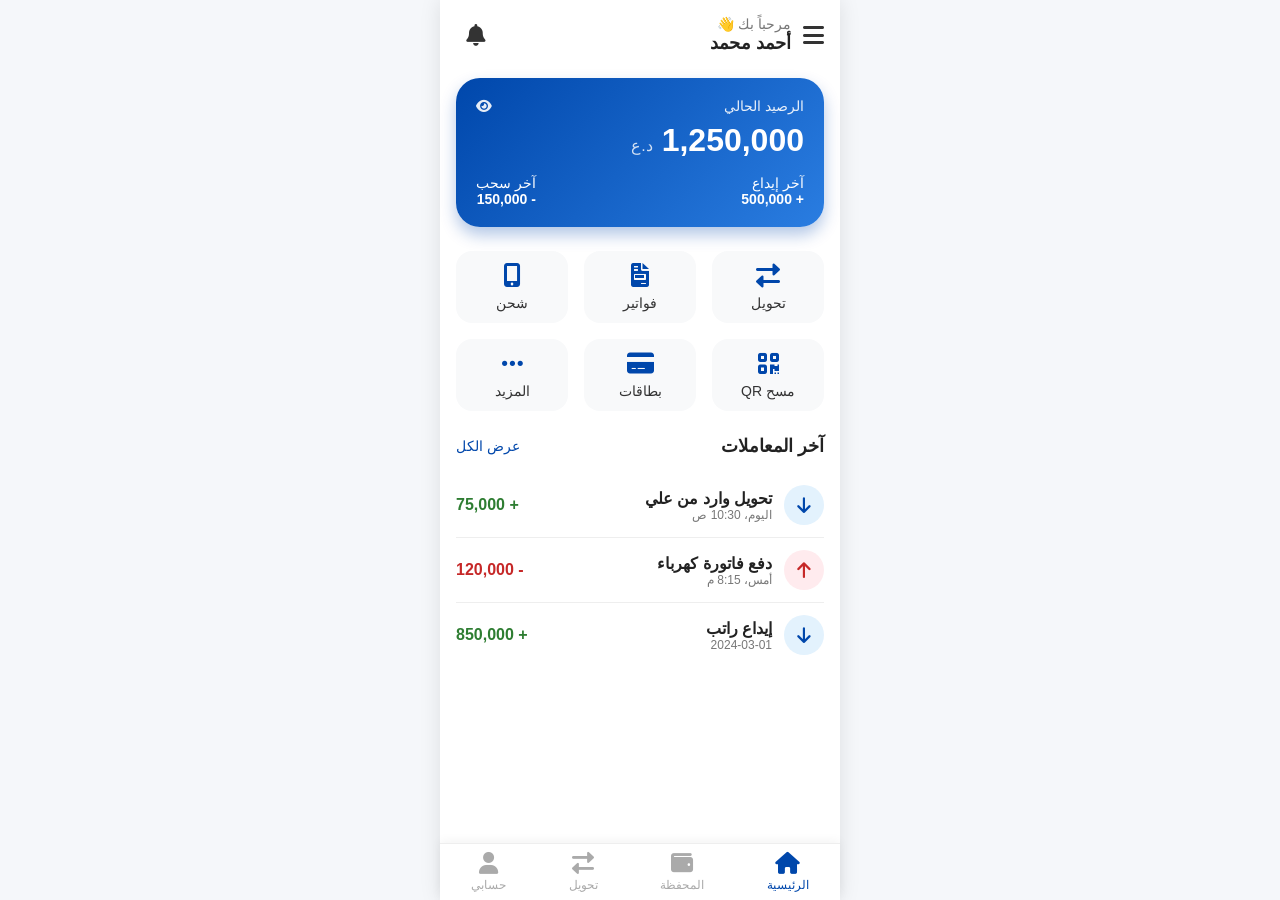
<file: admin.html>
<!DOCTYPE html>
<html lang="ar" dir="rtl">
<head>
    <meta charset="UTF-8">
    <meta name="viewport" content="width=device-width, initial-scale=1.0, maximum-scale=1.0, user-scalable=no">
    <title>سوبركي - الرئيسية</title>
    <link rel="stylesheet" href="css/style.css">
    <!-- أيقونات من Font Awesome (مجانية) -->
    <link rel="stylesheet" href="https://cdnjs.cloudflare.com/ajax/libs/font-awesome/6.0.0-beta3/css/all.min.css">
</head>
<body>
    <div class="app-container">
        <!-- الشريط العلوي -->
        <header class="header">
            <div class="user-info">
                <i class="fas fa-bars menu-icon"></i>
                <div>
                    <p class="welcome">مرحباً بك 👋</p>
                    <h3 class="user-name">أحمد محمد</h3>
                </div>
            </div>
            <div class="notifications">
                <i class="fas fa-bell"></i>
            </div>
        </header>

        <!-- بطاقة الرصيد -->
        <div class="balance-card">
            <div class="balance-header">
                <span>الرصيد الحالي</span>
                <i class="fas fa-eye"></i>
            </div>
            <div class="balance-amount">1,250,000 <span>د.ع</span></div>
            <div class="balance-footer">
                <div class="balance-item">
                    <span>آخر إيداع</span>
                    <strong>+ 500,000</strong>
                </div>
                <div class="balance-item">
                    <span>آخر سحب</span>
                    <strong>- 150,000</strong>
                </div>
            </div>
        </div>

        <!-- شبكة الخدمات السريعة -->
        <div class="services-grid">
            <div class="service-item" onclick="alert('تحويل الأموال - قيد التطوير')">
                <i class="fas fa-exchange-alt"></i>
                <span>تحويل</span>
            </div>
            <div class="service-item" onclick="alert('دفع الفواتير - قيد التطوير')">
                <i class="fas fa-file-invoice"></i>
                <span>فواتير</span>
            </div>
            <div class="service-item" onclick="alert('شحن رصيد - قيد التطوير')">
                <i class="fas fa-mobile-alt"></i>
                <span>شحن</span>
            </div>
            <div class="service-item" onclick="alert('مسح رمز QR - قيد التطوير')">
                <i class="fas fa-qrcode"></i>
                <span>مسح QR</span>
            </div>
            <div class="service-item" onclick="alert('بطاقات - قيد التطوير')">
                <i class="fas fa-credit-card"></i>
                <span>بطاقات</span>
            </div>
            <div class="service-item" onclick="alert('المزيد - قيد التطوير')">
                <i class="fas fa-ellipsis-h"></i>
                <span>المزيد</span>
            </div>
        </div>

        <!-- آخر المعاملات -->
        <div class="transactions">
            <div class="section-header">
                <h3>آخر المعاملات</h3>
                <a href="#">عرض الكل</a>
            </div>
            <ul class="transactions-list">
                <li class="transaction-item">
                    <i class="fas fa-arrow-down received"></i>
                    <div class="transaction-details">
                        <span class="transaction-name">تحويل وارد من علي</span>
                        <span class="transaction-date">اليوم، 10:30 ص</span>
                    </div>
                    <span class="transaction-amount positive">+ 75,000</span>
                </li>
                <li class="transaction-item">
                    <i class="fas fa-arrow-up sent"></i>
                    <div class="transaction-details">
                        <span class="transaction-name">دفع فاتورة كهرباء</span>
                        <span class="transaction-date">أمس، 8:15 م</span>
                    </div>
                    <span class="transaction-amount negative">- 120,000</span>
                </li>
                <li class="transaction-item">
                    <i class="fas fa-arrow-down received"></i>
                    <div class="transaction-details">
                        <span class="transaction-name">إيداع راتب</span>
                        <span class="transaction-date">2024-03-01</span>
                    </div>
                    <span class="transaction-amount positive">+ 850,000</span>
                </li>
            </ul>
        </div>

        <!-- القائمة السفلية -->
        <nav class="bottom-nav">
            <a href="index.html" class="nav-item active">
                <i class="fas fa-home"></i>
                <span>الرئيسية</span>
            </a>
            <a href="wallet.html" class="nav-item">
                <i class="fas fa-wallet"></i>
                <span>المحفظة</span>
            </a>
            <a href="transfer.html" class="nav-item">
                <i class="fas fa-exchange-alt"></i>
                <span>تحويل</span>
            </a>
            <a href="profile.html" class="nav-item">
                <i class="fas fa-user"></i>
                <span>حسابي</span>
            </a>
        </nav>
    </div>

    <script src="js/main.js"></script>
</body>
</html>
</file>
<file: css/style.css>
* {
    margin: 0;
    padding: 0;
    box-sizing: border-box;
    font-family: 'Segoe UI', Tahoma, Geneva, Verdana, sans-serif;
}
body {
    background-color: #f5f7fa;
    display: flex;
    justify-content: center;
    align-items: flex-start;
    min-height: 100vh;
    direction: rtl;
}
.app-container {
    max-width: 400px;
    width: 100%;
    background-color: #fff;
    min-height: 100vh;
    box-shadow: 0 0 20px rgba(0,0,0,0.1);
    padding: 16px;
    padding-bottom: 80px;
    position: relative;
}
.header {
    display: flex;
    justify-content: space-between;
    align-items: center;
    margin-bottom: 24px;
}
.user-info {
    display: flex;
    align-items: center;
    gap: 12px;
}
.menu-icon {
    font-size: 24px;
    color: #333;
    cursor: pointer;
}
.welcome {
    font-size: 14px;
    color: #777;
}
.user-name {
    font-size: 18px;
    color: #222;
}
.notifications i {
    font-size: 22px;
    color: #333;
    cursor: pointer;
    margin-left: 10px;
}
.balance-card {
    background: linear-gradient(135deg, #0047ab, #2a7de1);
    color: white;
    padding: 20px;
    border-radius: 24px;
    margin-bottom: 24px;
    box-shadow: 0 8px 16px rgba(0,71,171,0.3);
}
.balance-header {
    display: flex;
    justify-content: space-between;
    align-items: center;
    font-size: 14px;
    opacity: 0.9;
    margin-bottom: 8px;
}
.balance-amount {
    font-size: 32px;
    font-weight: bold;
    margin-bottom: 16px;
}
.balance-amount span {
    font-size: 16px;
    font-weight: normal;
    opacity: 0.8;
}
.balance-footer {
    display: flex;
    justify-content: space-between;
    font-size: 14px;
}
.balance-item {
    display: flex;
    flex-direction: column;
}
.services-grid {
    display: grid;
    grid-template-columns: repeat(3, 1fr);
    gap: 16px;
    margin-bottom: 24px;
}
.service-item {
    display: flex;
    flex-direction: column;
    align-items: center;
    gap: 8px;
    padding: 12px;
    background-color: #f8f9fa;
    border-radius: 16px;
    cursor: pointer;
    transition: 0.2s;
    text-decoration: none;
    color: #333;
}
.service-item:hover {
    background-color: #e9ecef;
}
.service-item i {
    font-size: 24px;
    color: #0047ab;
}
.service-item span {
    font-size: 14px;
}
.section-header {
    display: flex;
    justify-content: space-between;
    align-items: center;
    margin-bottom: 16px;
}
.section-header h3 {
    font-size: 18px;
    color: #222;
}
.section-header a {
    color: #0047ab;
    text-decoration: none;
    font-size: 14px;
}
.transactions-list {
    list-style: none;
}
.transaction-item {
    display: flex;
    align-items: center;
    padding: 12px 0;
    border-bottom: 1px solid #eee;
}
.transaction-item:last-child {
    border-bottom: none;
}
.transaction-item i {
    width: 40px;
    height: 40px;
    border-radius: 50%;
    display: flex;
    align-items: center;
    justify-content: center;
    margin-left: 12px;
    font-size: 18px;
}
.transaction-item .received {
    background-color: #e3f2fd;
    color: #0047ab;
}
.transaction-item .sent {
    background-color: #ffebee;
    color: #c62828;
}
.transaction-details {
    flex: 1;
    display: flex;
    flex-direction: column;
}
.transaction-name {
    font-weight: 600;
    color: #222;
}
.transaction-date {
    font-size: 12px;
    color: #777;
}
.transaction-amount {
    font-weight: 600;
    font-size: 16px;
}
.transaction-amount.positive {
    color: #2e7d32;
}
.transaction-amount.negative {
    color: #c62828;
}
.bottom-nav {
    position: fixed;
    bottom: 0;
    left: 50%;
    transform: translateX(-50%);
    max-width: 400px;
    width: 100%;
    background-color: #fff;
    display: flex;
    justify-content: space-around;
    align-items: center;
    padding: 8px 0;
    border-top: 1px solid #eee;
    box-shadow: 0 -2px 10px rgba(0,0,0,0.05);
}
.nav-item {
    display: flex;
    flex-direction: column;
    align-items: center;
    color: #aaa;
    text-decoration: none;
    font-size: 12px;
    transition: 0.2s;
}
.nav-item i {
    font-size: 22px;
    margin-bottom: 4px;
}
.nav-item.active {
    color: #0047ab;
}
@media (max-width: 400px) {
    .app-container, .bottom-nav { max-width: 100%; }
}
</file>
